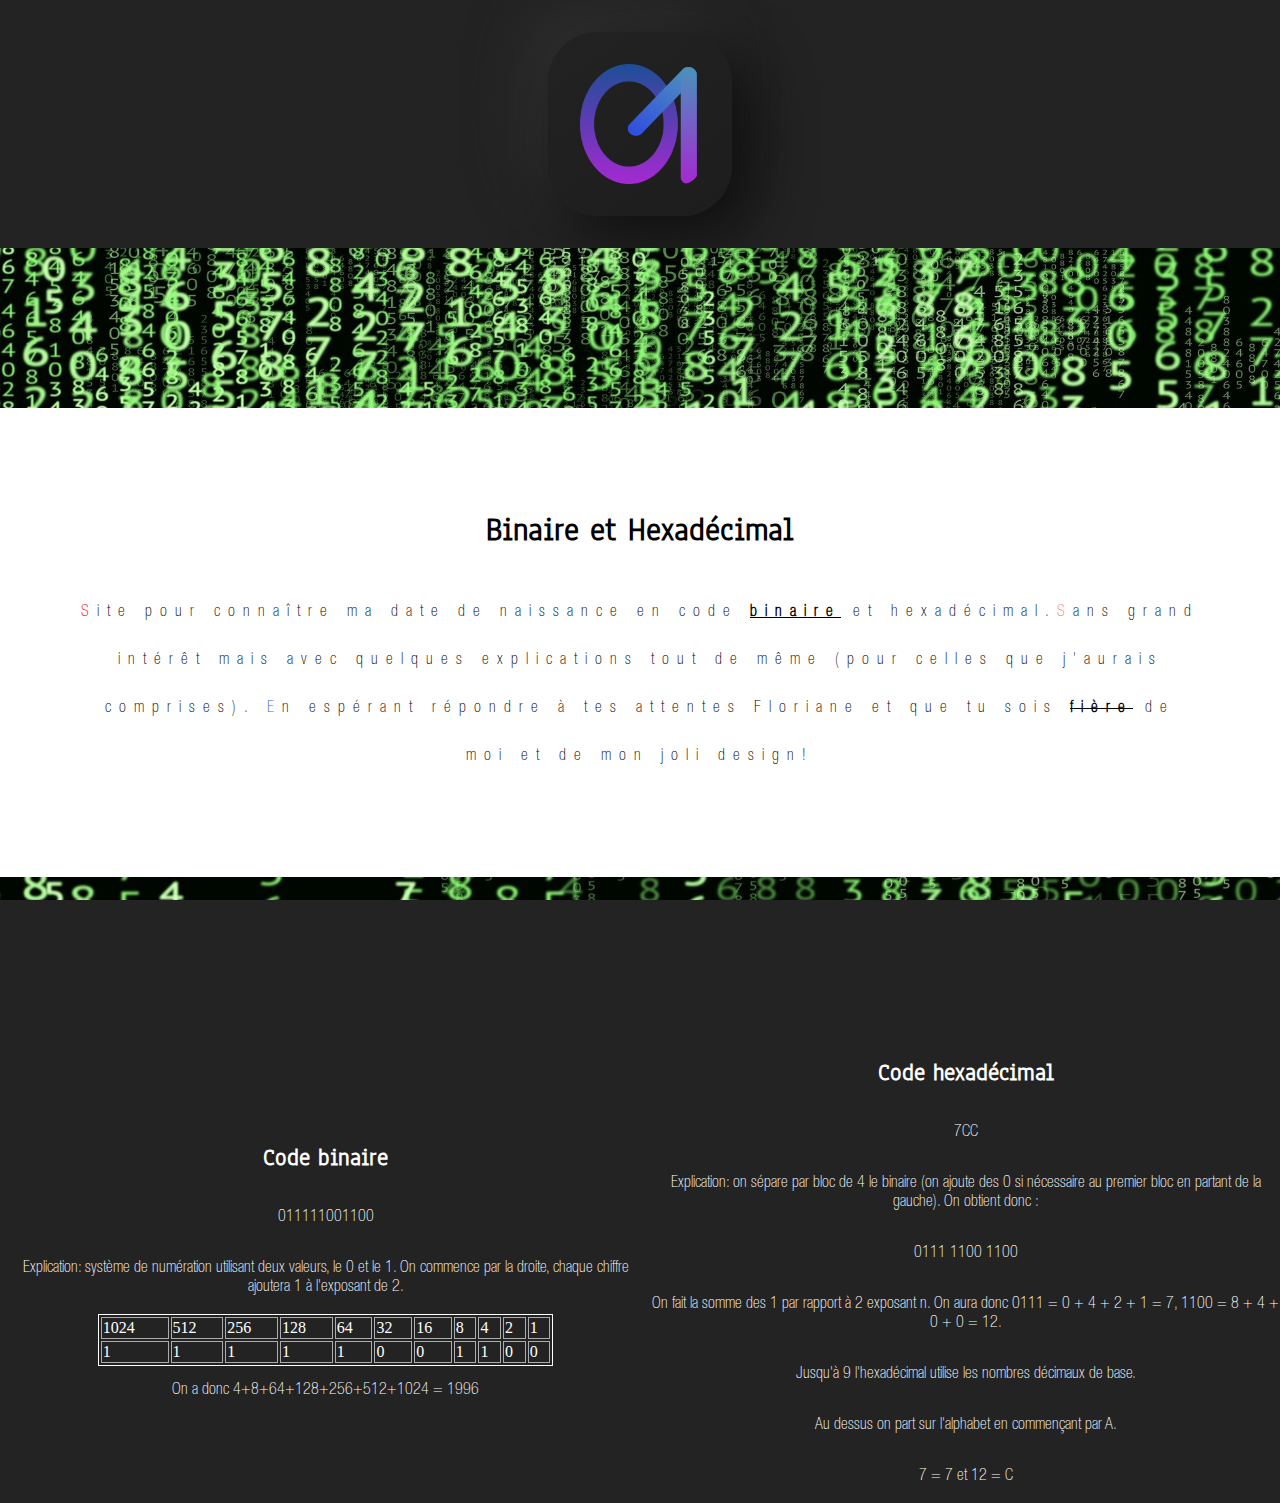
<file: exercice1/index.html>
<!DOCTYPE html>
<html lang="fr">
<head>
    <meta charset="UTF-8">
    <meta http-equiv="X-UA-Compatible" content="IE=edge">
    <meta name="viewport" content="width=device-width, initial-scale=1.0">
    <link rel="stylesheet" href="style.css">
    <link rel="shortcut icon" href="img/logo.png" type="image/x-icon">
    <title>Binaire/Hexadécimal</title>
</head>
<body>
    <header>
        <img src="img/logo.png" alt="logo avec un 0 et un 1 en linear gradient bleu et violet" width="120" height="120">
    </header>
    <main>
        <div class="parallax">
            <div class="txt">
                <h1>Binaire et Hexadécimal</h1>
                <p class="description"><span>S</span>ite pour connaître ma date de naissance en code <b class="souligne">binaire</b> et hexadécimal.<span>S</span>ans grand intérêt mais avec quelques explications tout de même (pour celles que j'aurais comprises). <span>E</span>n espérant répondre à tes attentes Floriane et que tu sois <strike><b>fière</b></strike> de moi et de mon joli design!
                </p>
            </div>
        </div>
        <section>
            <article>
                <h2>Code binaire</h2>
                <p>011111001100</p>
                <p>Explication: système de numération utilisant deux valeurs, le 0 et le 1. On commence par la droite, chaque chiffre ajoutera 1 à l'exposant de 2.</p>
                <table>
                    <tbody>
                        <tr>
                            <td>1024</td>
                            <td>512</td>
                            <td>256</td>
                            <td>128</td>
                            <td>64</td>
                            <td>32</td>
                            <td>16</td>
                            <td>8</td>
                            <td>4</td>
                            <td>2</td>
                            <td>1</td>
                        </tr>
                        <tr>
                            <td>1</td>
                            <td>1</td>
                            <td>1</td>
                            <td>1</td>
                            <td>1</td>
                            <td>0</td>
                            <td>0</td>
                            <td>1</td>
                            <td>1</td>
                            <td>0</td>
                            <td>0</td>
                        </tr>
                    </tbody>
                </table>
                <p>On a donc 4+8+64+128+256+512+1024 = 1996</p>
            </article>
            <hr>
            <article>
                <h2>Code hexadécimal</h2>
                <p>7CC</p>
                <p>Explication: on sépare par bloc de 4 le binaire (on ajoute des 0 si nécessaire au premier bloc en partant de la gauche). On obtient donc :</p>
                <p>0111 1100 1100</p>
                <p>On fait la somme des 1 par rapport à 2 exposant n. On aura donc 0111 = 0 + 4 + 2 + 1 = 7, 1100 = 8 + 4 + 0 + 0 = 12.</p>
                <p>Jusqu'à 9 l'hexadécimal utilise les nombres décimaux de base.</p>
                <p>Au dessus on part sur l'alphabet en commençant par A.</p>
                <p>7 = 7 et 12 = C</p>
            </article>
        </section>
    </main>
    
</body>
</html>
</file>
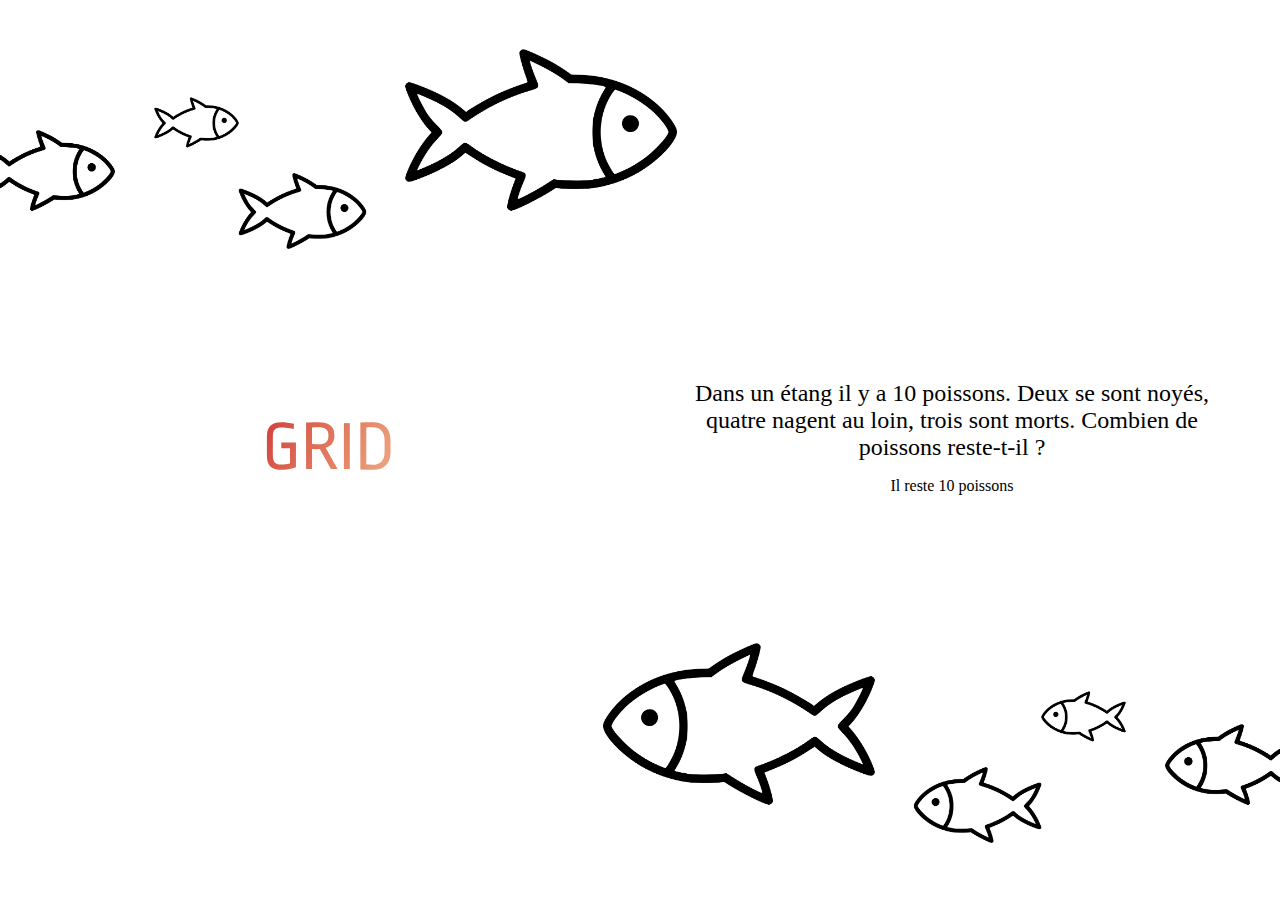
<file: exercice2/index.html>
<!DOCTYPE html>
<html lang="fr">
<head>
    <meta charset="UTF-8">
    <meta http-equiv="X-UA-Compatible" content="IE=edge">
    <meta name="viewport" content="width=device-width, initial-scale=1.0">
    <link rel="shortcut icon" href="img/favicon.png" type="image/x-icon">
    <link rel="stylesheet" href="style.css">
    <title>Animation CSS</title>
</head>
<body>
    <main>
        <img src="img/fish.png" alt="dessins de plusieurs poissons qui se suivent" height="200">
        <!-- svg -->
        <svg width="125" height="48" viewBox="0 0 125 48" fill="none" xmlns="http://www.w3.org/2000/svg">
            <path class="path1"
                d="M15.8099 0.310059C17.5366 0.310059 19.5199 0.473393 21.7599 0.800061C23.9999 1.08006 26.0532 1.40673 27.9199 1.78006L27.7799 7.03006C22.5066 6.00339 18.5166 5.49006 15.8099 5.49006C12.5899 5.49006 10.2799 6.14339 8.8799 7.45006C7.52657 8.71006 6.8499 10.8334 6.8499 13.8201V34.1201C6.8499 37.1067 7.52657 39.2767 8.8799 40.6301C10.2799 41.9367 12.5899 42.5901 15.8099 42.5901C17.9099 42.5901 20.6399 42.2634 23.9999 41.6101V26.1401H15.2499V20.5401H29.9499V45.2501C24.3499 46.9767 19.6366 47.8401 15.8099 47.8401C10.4432 47.8401 6.61657 46.6967 4.3299 44.4101C2.04324 42.1234 0.899902 38.5534 0.899902 33.7001V14.4501C0.899902 9.50339 2.06657 5.91006 4.3999 3.67006C6.73324 1.43006 10.5366 0.310059 15.8099 0.310059Z"
                fill="url(#paint0_linear)" />
            <path class="path2"
                d="M52.258 0.310059C57.7647 0.310059 61.8247 1.38339 64.438 3.53006C67.0514 5.67673 68.358 8.68673 68.358 12.5601V14.3101C68.358 17.0167 67.6114 19.4201 66.118 21.5201C64.6247 23.5734 62.478 25.0201 59.678 25.8601L71.578 47.0001H64.928L53.798 27.1201C53.4247 27.1667 52.678 27.1901 51.558 27.1901C49.6914 27.1901 47.848 27.1201 46.028 26.9801V47.0001H40.078V0.590059C45.3047 0.403392 49.3647 0.310059 52.258 0.310059ZM52.118 5.35006C50.578 5.35006 48.548 5.39673 46.028 5.49006V22.0101C48.548 22.2434 50.648 22.3601 52.328 22.3601C59.048 22.3601 62.408 19.6301 62.408 14.1701V12.7701C62.408 10.2501 61.5914 8.38339 59.958 7.17006C58.3247 5.95673 55.7114 5.35006 52.118 5.35006Z"
                fill="url(#paint1_linear)" />
            <path class="path3" d="M83.8308 1.15006V47.0001H77.8808V1.15006H83.8308Z" fill="url(#paint2_linear)" />
            <path class="path4"
                d="M107.165 0.310059C112.719 0.310059 116.989 1.89673 119.975 5.07006C123.009 8.19673 124.525 12.7234 124.525 18.6501V30.1301C124.525 35.8234 123.009 40.2101 119.975 43.2901C116.989 46.3234 112.602 47.8401 106.815 47.8401C102.849 47.8401 98.6954 47.7001 94.3554 47.4201V0.590059C98.5554 0.403392 102.825 0.310059 107.165 0.310059ZM106.815 5.35006C105.369 5.35006 103.199 5.39673 100.305 5.49006V42.3101C103.059 42.5901 105.229 42.7301 106.815 42.7301C110.409 42.7301 113.255 41.7034 115.355 39.6501C117.502 37.5501 118.575 34.5401 118.575 30.6201V18.2301C118.575 13.9834 117.549 10.7867 115.495 8.64006C113.442 6.44673 110.549 5.35006 106.815 5.35006Z"
                fill="url(#paint3_linear)" />
            <defs>
                <linearGradient id="paint0_linear" x1="-4" y1="-12" x2="130" y2="63" gradientUnits="userSpaceOnUse">
                    <stop stop-color="#D03939" />
                    <stop offset="1" stop-color="#DE641F" stop-opacity="0.53" />
                </linearGradient>
                <linearGradient id="paint1_linear" x1="-4" y1="-12" x2="130" y2="63" gradientUnits="userSpaceOnUse">
                    <stop stop-color="#D03939" />
                    <stop offset="1" stop-color="#DE641F" stop-opacity="0.53" />
                </linearGradient>
                <linearGradient id="paint2_linear" x1="-4" y1="-12" x2="130" y2="63" gradientUnits="userSpaceOnUse">
                    <stop stop-color="#D03939" />
                    <stop offset="1" stop-color="#DE641F" stop-opacity="0.53" />
                </linearGradient>
                <linearGradient id="paint3_linear" x1="-4" y1="-12" x2="130" y2="63" gradientUnits="userSpaceOnUse">
                    <stop stop-color="#D03939" />
                    <stop offset="1" stop-color="#DE641F" stop-opacity="0.53" />
                </linearGradient>
            </defs>
        </svg>
        <!-- section -->
        <section>
            <p>Dans un étang il y a 10 poissons. Deux se sont noyés, quatre nagent au loin, trois
            sont morts. Combien de poissons reste-t-il ?</p>
            <p>Il reste 10 poissons</p>
        </section>
        <img class="fish2" src="img/fish2.png" alt="poissons qui se suivent dans l'autre sens" height="200">
    </main>
</body>
</html>
</file>
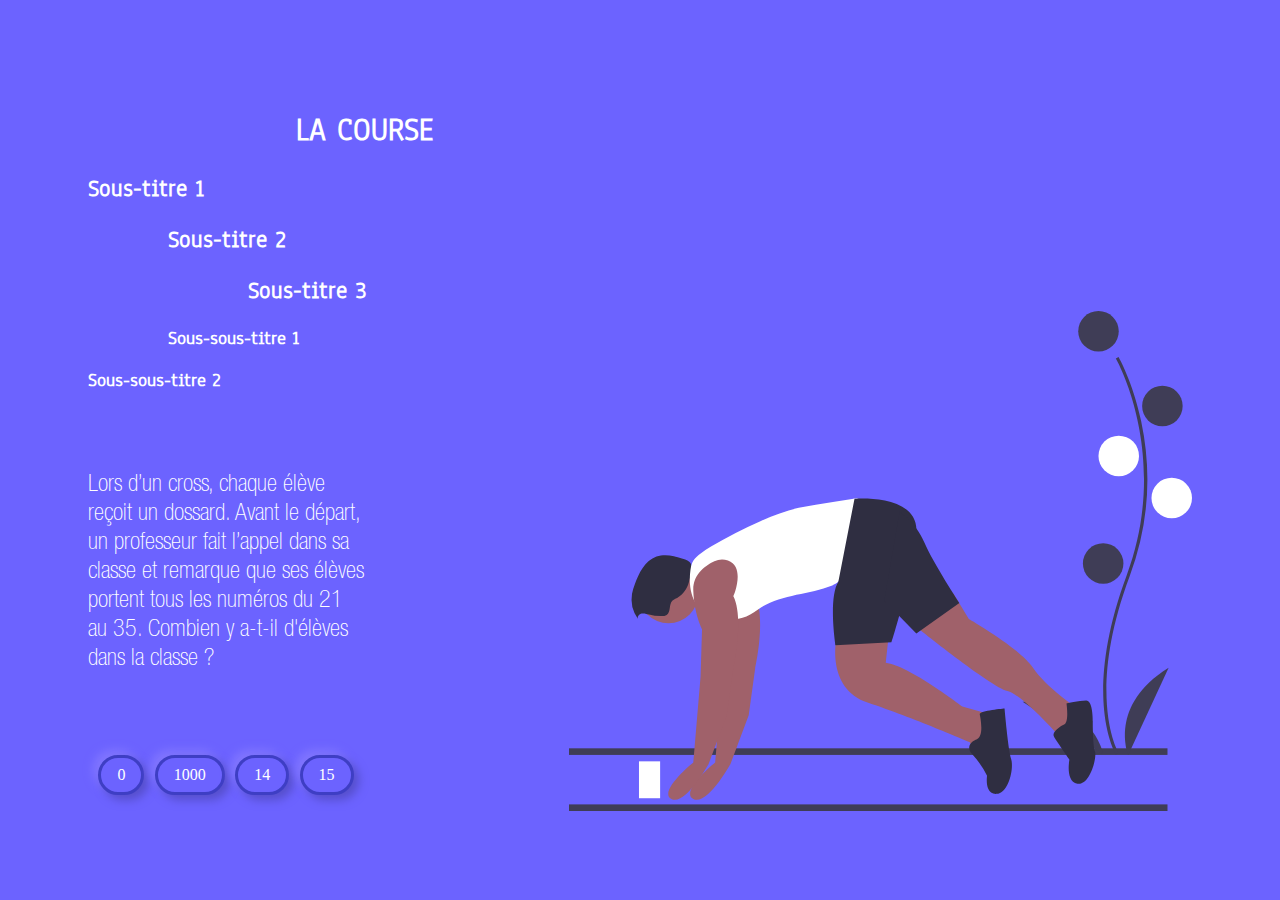
<file: exercice3/index.html>
<!DOCTYPE html>
<html lang="fr">
<head>
    <meta charset="UTF-8">
    <meta http-equiv="X-UA-Compatible" content="IE=edge">
    <meta name="viewport" content="width=device-width, initial-scale=1.0">
    <link rel="shortcut icon" href="img/favicon.png" type="image/x-icon">
    <link rel="stylesheet" href="style.css">
    <title>Sélecteurs CSS</title>
</head>
<body>
    <main>
        <section>
    <h1>LA COURSE</h1>
    <h2>Sous-titre 1</h2>
    <h2>Sous-titre 2</h2>
    <h2>Sous-titre 3</h2>
    <h3>Sous-sous-titre 1</h3>
    <h3>Sous-sous-titre 2</h3>
    <section>
        <div>
            <p>Lors d’un cross, chaque élève reçoit un dossard. Avant le départ, un professeur fait
            l’appel dans sa classe et remarque que ses élèves portent tous les numéros du 21 au 35.
            Combien y a-t-il d'élèves dans la classe ?</p>
        </div>
    </section>
    <section>
        <ul>
            <li>0</li>
            <li>1000</li>
            <li>14</li>
            <li>15</li>
        </ul>
    </section>
    </section>
    <img src="img/run.svg" alt="dessin coureur sur la ligne de départ" height="500">
    </main>
</body>
</html>
</file>
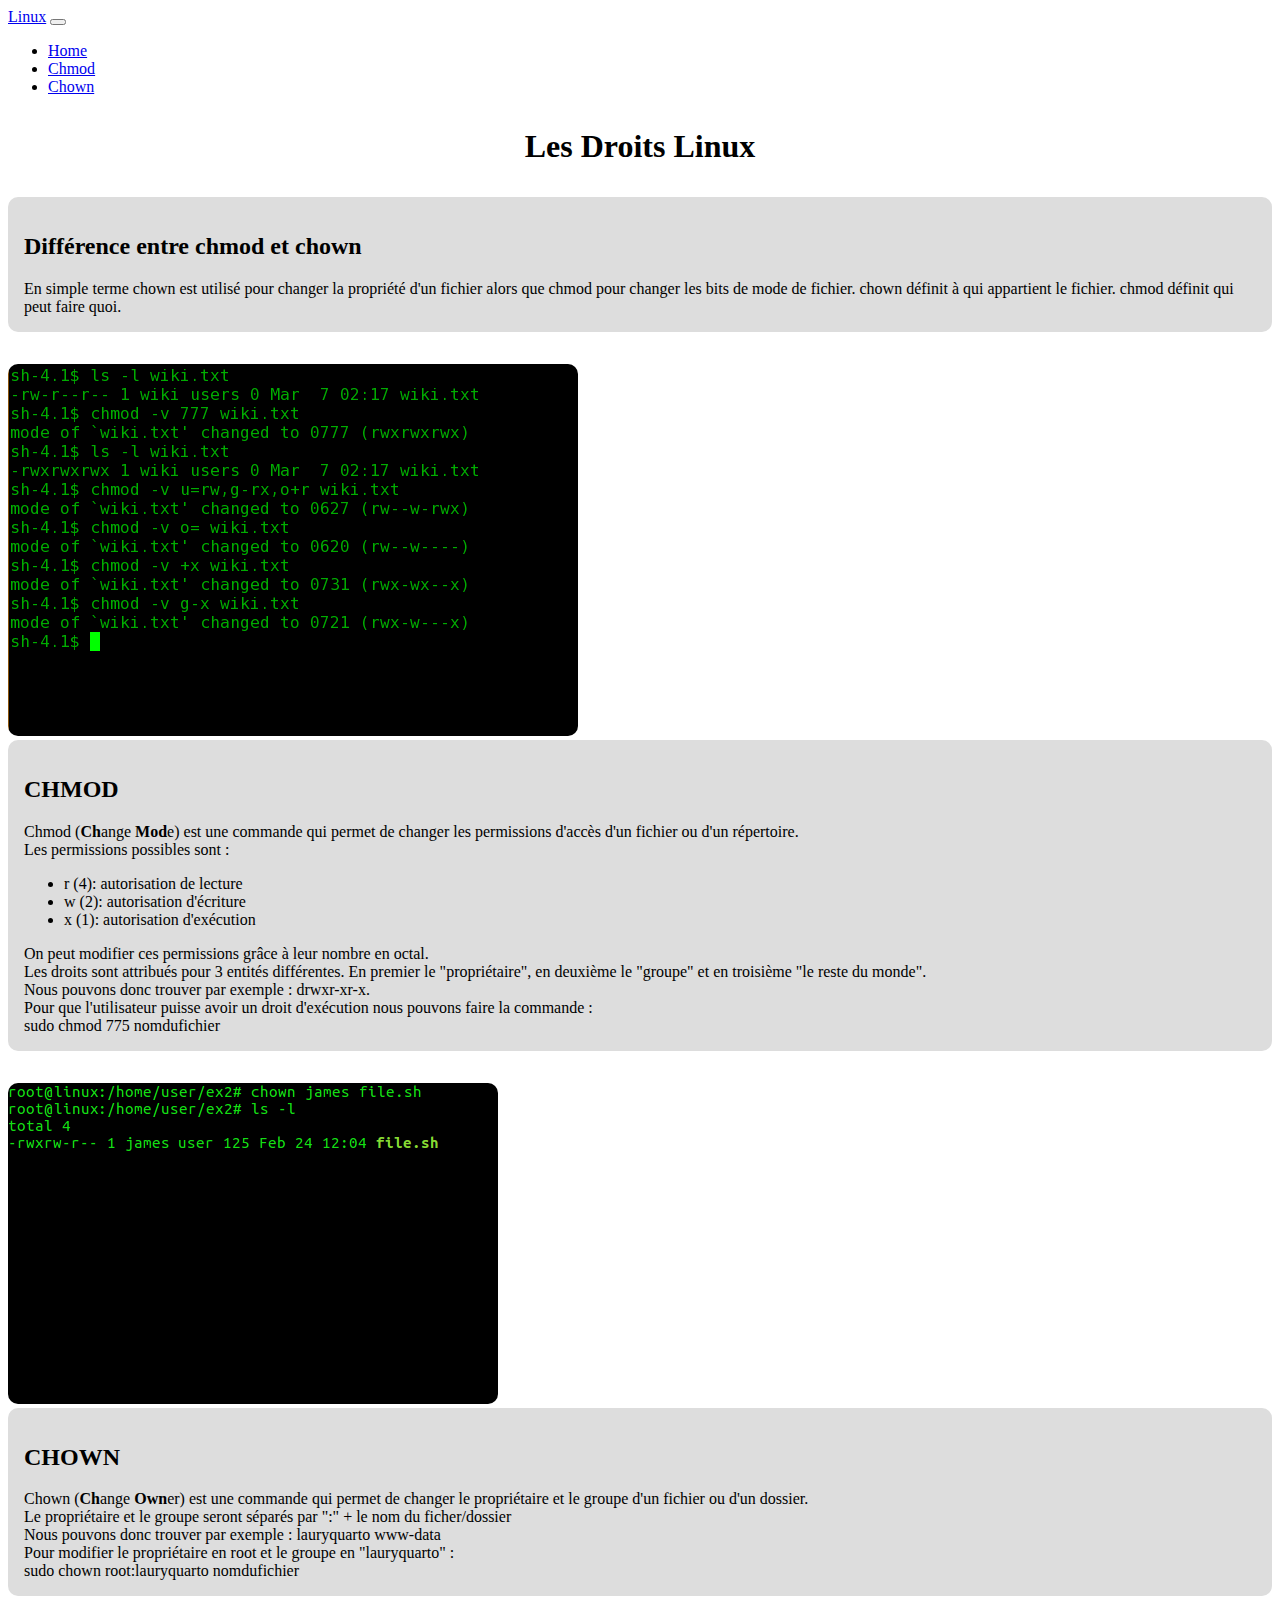
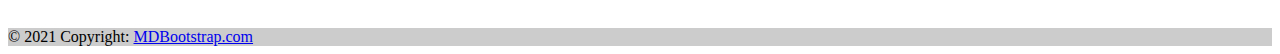
<file: exercice4/index.html>
<!DOCTYPE html>
<html lang="fr">
<head>
    <meta charset="UTF-8">
    <meta http-equiv="X-UA-Compatible" content="IE=edge">
    <meta name="viewport" content="width=device-width, initial-scale=1.0">
    <link href="https://cdn.jsdelivr.net/npm/bootstrap@5.1.1/dist/css/bootstrap.min.css" rel="stylesheet"
        integrity="sha384-F3w7mX95PdgyTmZZMECAngseQB83DfGTowi0iMjiWaeVhAn4FJkqJByhZMI3AhiU" crossorigin="anonymous">
    <link rel="stylesheet" href="style.css">
    <link rel="shortcut icon" href="img/favicon.png" type="image/x-icon">
    <title>Droits Linux</title>
</head>
<body>

    <nav class="navbar navbar-expand-lg navbar-light bg-light">
        <div class="container-fluid">
            <a class="navbar-brand" href="#">Linux</a>
            <button class="navbar-toggler" type="button" data-bs-toggle="collapse" data-bs-target="#navbarNav"
                aria-controls="navbarNav" aria-expanded="false" aria-label="Toggle navigation">
                <span class="navbar-toggler-icon"></span>
            </button>
            <div class="collapse navbar-collapse" id="navbarNav">
                <ul class="navbar-nav">
                    <li class="nav-item">
                        <a class="nav-link active" aria-current="page" href="#Home">Home</a>
                    </li>
                    <li class="nav-item">
                        <a class="nav-link" href="#Chmod">Chmod</a>
                    </li>
                    <li class="nav-item">
                        <a class="nav-link" href="#Chown">Chown</a>
                    </li>
                </ul>
            </div>
        </div>
    </nav>

    <main class="container">

        <h1 class="text-primary">Les Droits Linux</h1>

        <section id="Home">
            <article>
                <h2 class="p-3">Différence entre chmod et chown</h2>
                <p>En simple terme chown est utilisé pour changer la propriété d'un fichier alors que chmod pour changer les bits de
                mode
                de fichier. chown définit à qui appartient le fichier. chmod définit qui peut faire quoi.</p>
            </article>
        </section>

        <section id="Chmod" class="d-flex justify-content-between">
            <img src="img/chmod.png" alt="">
            <article>
                <h2 class="p-3">CHMOD</h2>
                <p>Chmod (<span>Ch</span>ange <span>Mod</span>e) est une commande qui permet de changer les permissions d'accès d'un fichier ou d'un répertoire.</p>
                <p>Les permissions possibles sont :</p>
                <ul class="list-group">
                    <li class="list-group-item bg-light">r (4): autorisation de lecture</li>
                    <li class="list-group-item bg-light">w (2): autorisation d'écriture</li>
                    <li class="list-group-item bg-light">x (1): autorisation d'exécution</li>
                </ul>
                <p>On peut modifier ces permissions grâce à leur nombre en octal.</p>
                <p>Les droits sont attribués pour 3 entités différentes. En premier le "propriétaire", en deuxième le "groupe" et en troisième "le  reste du monde".</p>
                <p>Nous pouvons donc trouver par exemple : drwxr-xr-x.</p>
                <p>Pour que l'utilisateur puisse avoir un droit d'exécution nous pouvons faire la commande :</p>
                <p class="text-primary">sudo chmod 775 nomdufichier</p>
            </article>
        </section>

        <section id="Chown" class="d-flex justify-content-between">
            <img src="img/chown_command.png" alt="">
            <article>
                <h2 class="p-3">CHOWN</h2>
                <p>Chown (<span>Ch</span>ange <span>Own</span>er) est une commande qui permet de changer le propriétaire et le groupe d'un fichier ou d'un dossier.</p>
                <p>Le propriétaire et le groupe seront séparés par ":" + le nom du ficher/dossier</p>
                <p>Nous pouvons donc trouver par exemple : lauryquarto www-data</p>
                <p>Pour modifier le propriétaire en root et le groupe en "lauryquarto" :</p>
                <p class="text-primary">sudo chown root:lauryquarto nomdufichier</p>
            </article>
        </section>

    </main>
    

    <footer class="bg-light text-center text-lg-start">
        <!-- Copyright -->
        <div class="text-center p-3" style="background-color: rgba(0, 0, 0, 0.2);">
            © 2021 Copyright:
            <a class="text-dark" href="https://mdbootstrap.com/">MDBootstrap.com</a>
        </div>
        <!-- Copyright -->
    </footer>

    <script src="https://cdn.jsdelivr.net/npm/bootstrap@5.1.1/dist/js/bootstrap.bundle.min.js"
        integrity="sha384-/bQdsTh/da6pkI1MST/rWKFNjaCP5gBSY4sEBT38Q/9RBh9AH40zEOg7Hlq2THRZ"
        crossorigin="anonymous"></script>
</body>
</html>
</file>
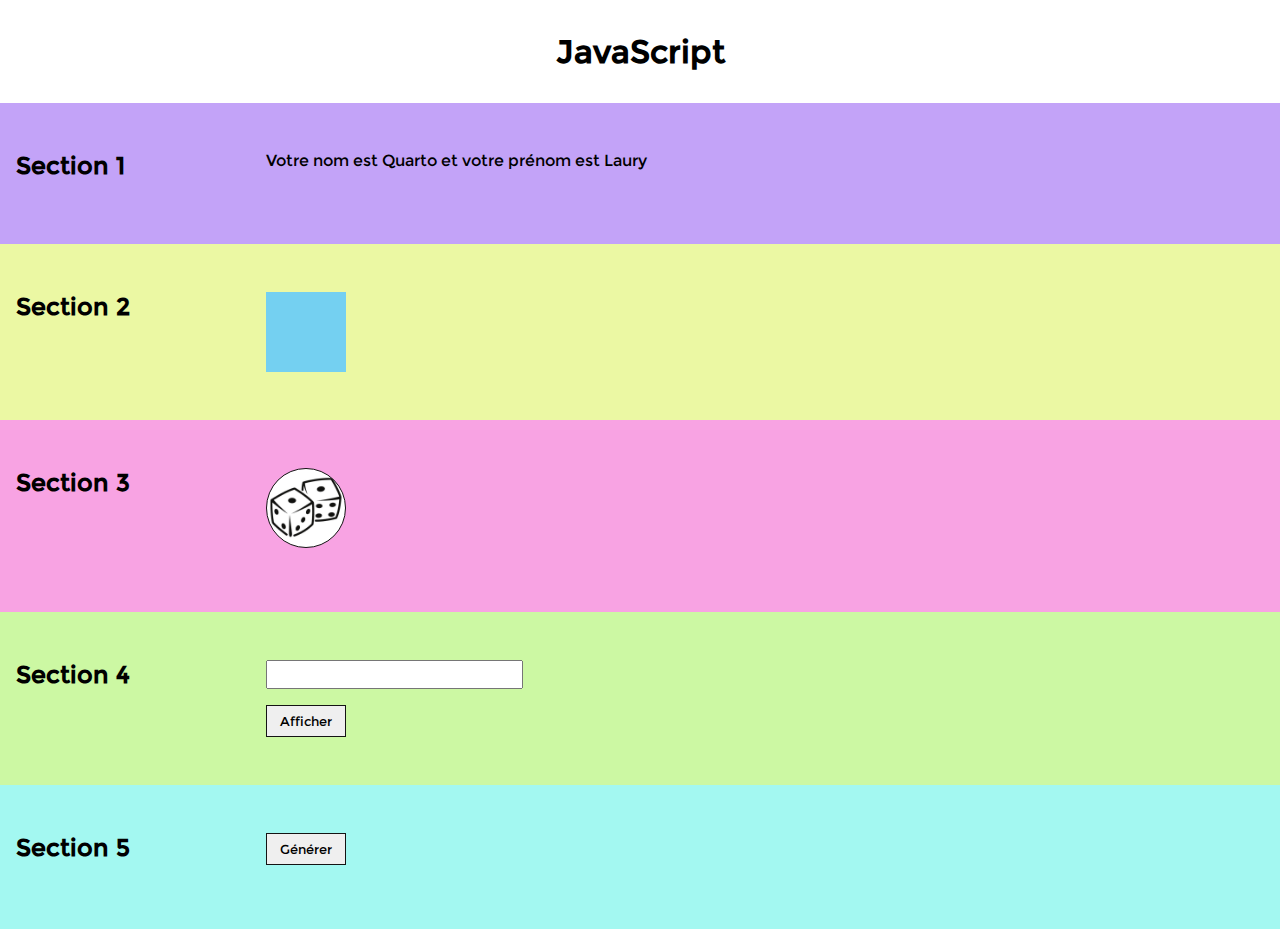
<file: exercice5/index.html>
<!DOCTYPE html>
<html lang="fr">
<head>
    <meta charset="UTF-8">
    <meta http-equiv="X-UA-Compatible" content="IE=edge">
    <meta name="viewport" content="width=device-width, initial-scale=1.0">
    <link rel="stylesheet" href="style.css">
    <link rel="shortcut icon" href="img/js.svg" type="image/x-icon">
    <title>JS</title>
</head>
<body>
        <h1>JavaScript</h1>
        <section class="section1"> 
            <h2>Section 1</h2>
        </section>
        <section class="section2">
            <h2>Section 2</h2>
            <div class="carre"></div>
        </section>
        <section class="section3">
            <h2>Section 3</h2>
            <button class="btn_section3"></button>
        </section>
        <section class="section4">
            <h2>Section 4</h2>
            <input type="text">
            <button class="btn_section4">Afficher</button>
            <p class="p_section4"></p>
        </section>
        <section class="section5">
            <h2>Section 5</h2>
            <button class="btn_section5">Générer</button>
        </section>

    <script src="app.js"></script>
</body>
</html>
</file>
<file: exercice1/style.css>
@font-face {
    font-family: "helvetica";
    src: url(font/Helvetica.otf);
}

@font-face {
    font-family: "anaheim";
    src: url(font/Anaheim-Regular.ttf);
}

body {
    margin: 0;
    background-color: #232323;
}

h1, h2 {
    font-family: "anaheim";
    text-align: center;
}

main {
    display: flex;
    flex-direction: column;
    align-items: center;
}

.txt {
    margin: 10rem 0rem;
    display: flex;
    flex-direction: column;
    align-items: center;
    padding: 5rem;
    background-color: white;
}

main p {
    text-align: center;
    font-family: "helvetica";
    letter-spacing: .5rem;
    line-height: 3rem;
}

.description span:nth-child(1){
    color: red;
}

.description span:nth-child(4){
    color:royalblue;
}

.description span:nth-child(3){
    color:salmon;
}

header {
    width: 100%;
    display: flex;
    justify-content: center;
    padding:2rem 0rem;
    background-color: #232323;
}

header img {
    padding: 2rem;
    border-radius: 50px;
    background: linear-gradient(145deg, #222222, #1d1d1d);
    box-shadow:  20px 20px 57px #0f0f0f,
             -20px -20px 57px #313131;   
}

.souligne {
    text-decoration: underline;
}

article p {
    letter-spacing: normal;
    line-height: normal;
}

table {
    border: 1px solid white;
    width: 70%;
}

td {
    border: 1px solid rgb(172, 172, 172);
}

article {
    display: flex;
    flex-direction: column;
    align-items: center;
}

section {
    color: white;
    background-color: #232323;
}

.parallax {
    height: auto;
    width: 100%;
    background-image: url(img/code.jpg);
    background-size: cover;
    background-attachment:fixed;
    background-repeat: no-repeat;
}

@media screen and (min-width: 1024px) {
    section {
        display: flex;
        width: 100%;
        justify-content: space-evenly;
        align-items: center;
    }

    hr {
        display: none;
    }
}
</file>
<file: exercice2/style.css>
.path1 {
  animation: anim1 1s infinite;
}

@keyframes anim1 {
  20% {
    transform: translateY(-20px)
  }
}

.path2 {
  animation: anim2 1s infinite;

}

@keyframes anim2 {
  30% {
    transform: translateY(-20px)
  }
}

.path3 {
  animation: anim3 1s infinite;

}

@keyframes anim3 {
  40% {
    transform: translateY(-20px)
  }
}

.path4 {
  animation: anim4 1s infinite;

}

@keyframes anim4 {
  50% {
    transform: translateY(-20px)
  }
}

body {
    height: 100vh;
    margin: 0;
}

main{
    height: 100%;
    display: grid;
    grid-template-rows: 50% 50%;
    justify-items: center;
    align-items: center;
    padding: 0rem 1rem;
}

img {
    display: none;
}

svg {
    overflow: visible;
}

section {
    text-align: center;
}

section p:nth-child(1){
    animation: apparition 3s forwards;
    font-size: 1.5rem;
    align-self: start;
    margin: 0;
}

@keyframes apparition {
    from {
        color: #ffffff;
    } to {
        color: #D03939;
    }
}

section p:nth-child(2){
  text-align: center;
  animation: move 3s infinite;
}

@keyframes move {
    50% {
    transform: scale(-1, 1);
    -moz-transform: scale(-1, 1);
    -webkit-transform: scale(-1, 1);
    -o-transform: scale(-1, 1);
    -ms-transform: scale(-1, 1);
    transform: scale(-1, 1);
    }
}

@media screen and (min-width: 1024px) {

    main {
        grid-template-columns: 50% 50%;
        grid-template-rows: 33% 33% 33%;
        align-self: center;
    }

    svg {
        grid-column: 1;
        grid-row: 2;
    }

    section {
        grid-column: 2;
        grid-row: 2;
        padding: 3rem;
    }
    
    .fish2 {
        grid-column: 2;
        grid-row: 3;
    }

    img {
        display: block;
    }
    
}
</file>
<file: exercice3/style.css>
@font-face {
    font-family: "anaheim";
    src: url(../exercice1/font/Anaheim-Regular.ttf);
}

@font-face {
    font-family: "helvetica";
    src: url(../exercice1/font/Helvetica.otf);
}


body {
    background-color: #6C63FF;
    color: white;
}

ul {
    display: flex;
    justify-content: space-evenly;
    padding: 0;
    width: 50%;
}

li {
    list-style: none;
    border: 3px solid rgb(62, 62, 196);
    border-radius: 10px;
    padding: .5rem 1rem;
    border-radius: 50px;
    background: #6C63FF;
    box-shadow:  5px 5px 10px #564fcc,
                -5px -5px 10px #8277ff;
}

li:hover{
    border: .1rem solid blueviolet;
}

li:nth-child(4):hover{
    border: .1rem solid green;
}

p {
    width: 50%;
    margin: 5rem 0rem;
    font-family: "helvetica";
    font-size: 1.5rem;
}

main {
    padding:5rem;
    display: grid;
    grid-template-columns: 50% 50%;
}

h1 {
    text-align: center;
    font-family: "anaheim";
}

h2, h3 {
    font-family: "anaheim";
}

h2:nth-child(3) {
    margin-left: 5rem;
}

h2:nth-child(4){
    margin-left: 10rem;
}

h3:nth-child(5){
    margin-left: 5rem;
}

main * {
    grid-column: 1;
}
img {
    grid-column: 2;
    grid-row: 1;
    justify-self: flex-end;
    align-self: flex-end;
}

@media screen and (max-width: 1024px){
    main {
        display: flex;
        flex-direction: column;
        padding: 1rem;
    }

    p {
        width: 100%;
        margin: 1rem 0rem;
    }

    ul {
        width: 100%;
    }

    img {
        width: 20rem;
        height: auto;
    }

    h1 {
        margin: 0;
    }
}
</file>
<file: exercice4/style.css>
span {
    font-weight: bold;
}

p {
    margin: 0;
}

/* position section */
section {
    grid-column: 2;
    width: 100%;
    margin-bottom: 2rem;
}

section:nth-child(2){
    grid-row: 2;
}

section:nth-child(3){
    grid-row: 3;
}

section:nth-child(4){
    grid-row: 4;
}

/*style articles */
article {
    background-color: rgb(221, 221, 221);
    border-radius: 10px;
    padding: 1rem;
}

h1 {
    margin: 2rem 1rem;
    grid-column: 1;
    text-align: center;
}

img {
    margin-right: 2rem;
    border-radius: 10px;
}

/* section HOME */
#home {
    width: 80%;
    grid-row: 1;
    grid-column: 1;
}

@media screen and (max-width: 1024px) {
    img{
        display: none;
    }
}
</file>
<file: exercice5/style.css>
@font-face {
    font-family: "montserrat";
    src: url(Montserrat-Regular.ttf);
}

* {
    margin: 0;
    font-family: "montserrat";
}

.carre {
    width: 5rem;
    height: 5rem;
    background-color:  rgb(116, 208, 241);
}

.btn_section3 {
    background-image: url(img/des.jpg);
    background-size: cover;
    width: 5rem;
    height: 5rem;
    border-radius: 50%;
    margin-bottom: 1rem;
    border: 1px solid #141414;
}

main {
    display: flex;
    flex-direction: column;
    align-items: center;
    justify-content: center;
}

section {
    padding: 3rem 1rem;
}

h1 {
    text-align: center;
    margin: 2rem 0rem;
}

h2 {
    margin-bottom: 1rem;
}

.section1 {
    background-color: rgb(195, 163, 248);
}

.section2 {
    background-color: rgb(235, 248, 163);
}

.section3 {
    background-color: rgb(248, 163, 227);
}

.btn_section3:hover {
    cursor: pointer;
    animation: size 1s infinite;
}


@keyframes size {
    25% {
        border-top-right-radius: 0px;
        border-bottom-left-radius: 0px;
    } 50% {
        border-bottom-right-radius: 0px;
        border-top-left-radius: 0px;
    } 75% {
        border-top-right-radius: 50%;
        border-bottom-left-radius: 50%;
    } 100% {
        border-bottom-right-radius: 50%;
        border-top-left-radius: 50%;
    }
}

.section4 {
    background-color: rgb(204, 248, 163);
}

.section4 input{
    margin-bottom: 1rem;
}


.section4 button {
    border: 1px solid #141414;
}

.btn_section4:hover {
    cursor: pointer;
    animation: anim 3s forwards;
}

@keyframes anim {
    from {
        background-color: lawngreen;
    } to {
        background-color: blue;
    }
}

.section5 {
    background-color: rgb(163, 248, 241);
}

.section5 button {
    margin-bottom: 1rem;
    border: 1px solid #141414;
}

.btn_section5:hover {
    cursor: pointer;
    animation: anim 3s forwards;
}

@keyframes anim {
    from {
        background-color: lawngreen;
    } to {
        background-color: blue;
    }
}

@media screen and (min-width: 1024px) {
    section {
        display: grid;
        grid-template-columns: 20% 40% 40%;
    }

    section h2 {
        grid-column: 1;
    }

    input {
        width: 50%;
    }

    button {
        width: 5rem;
        height: 2rem;
        grid-column: 2;
    }

    .p_section4 {
        grid-row: 1;
        grid-column: 3;
    }
}
</file>
